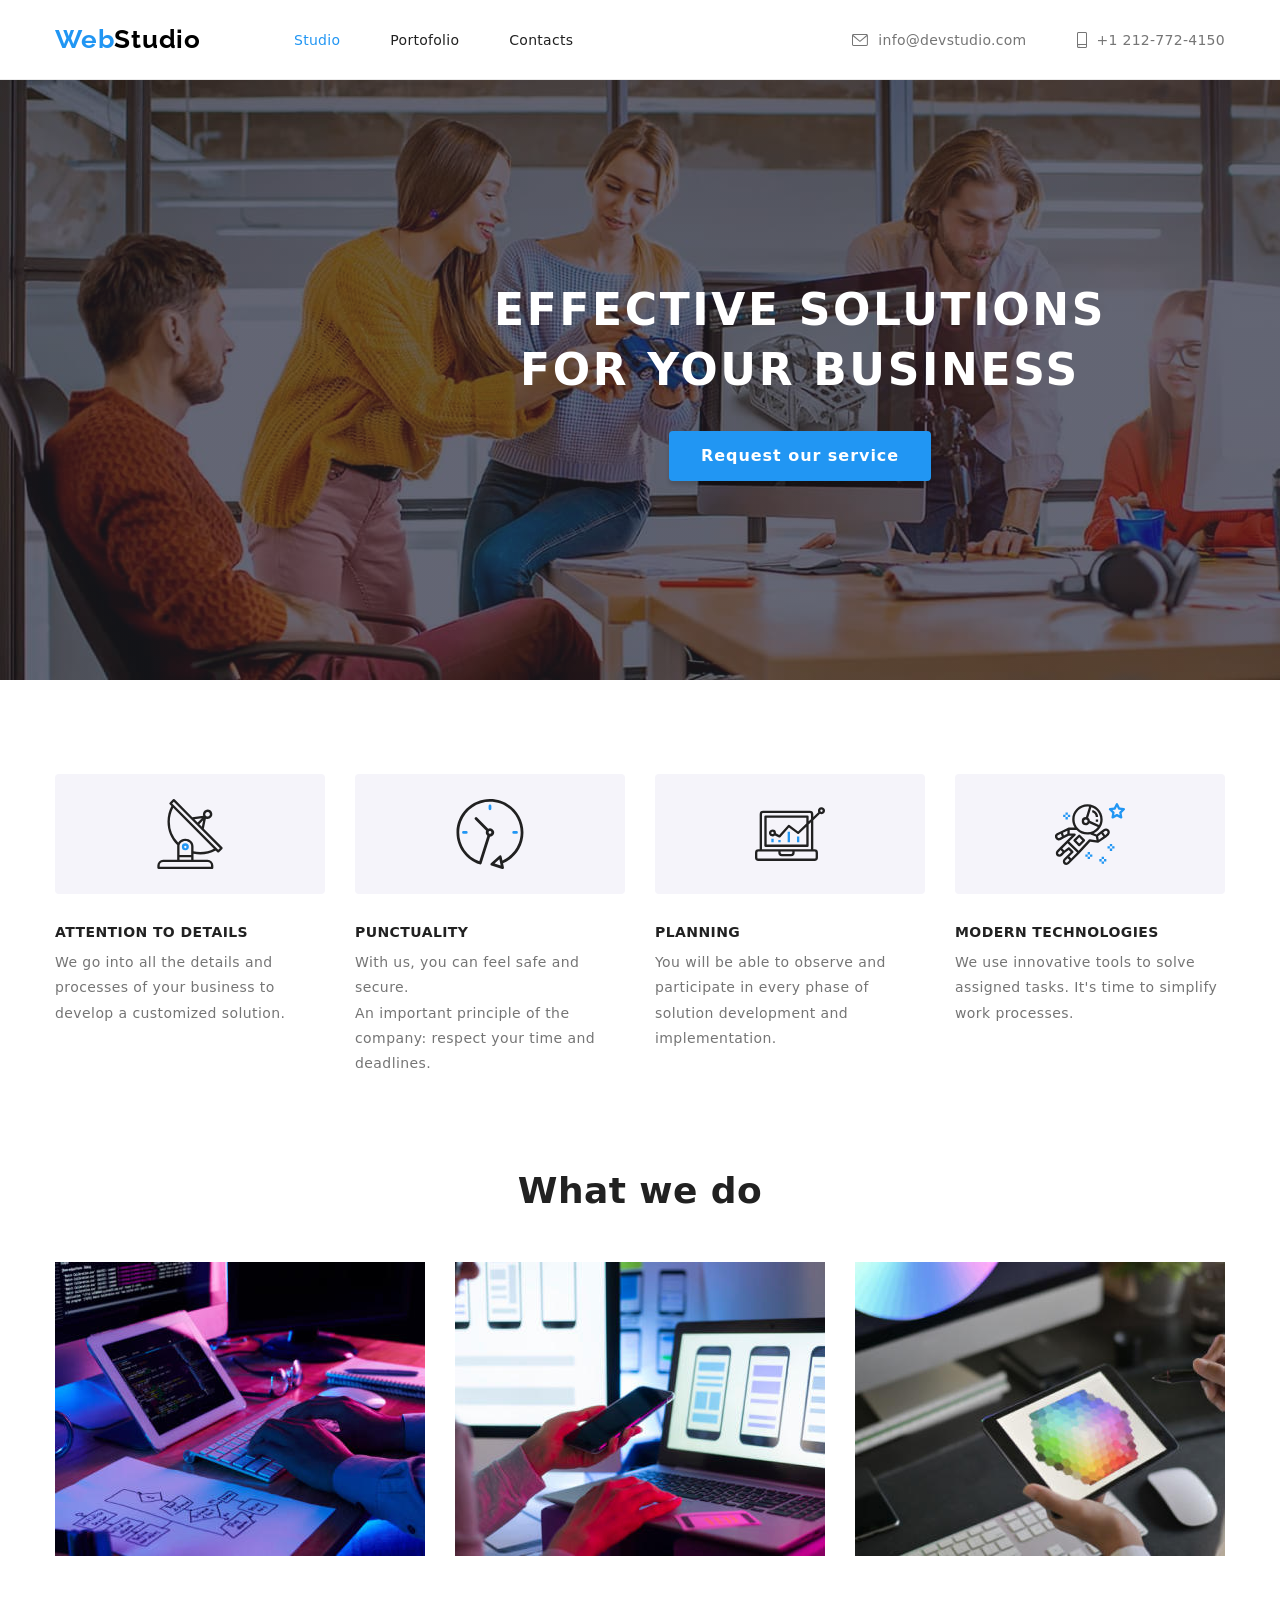
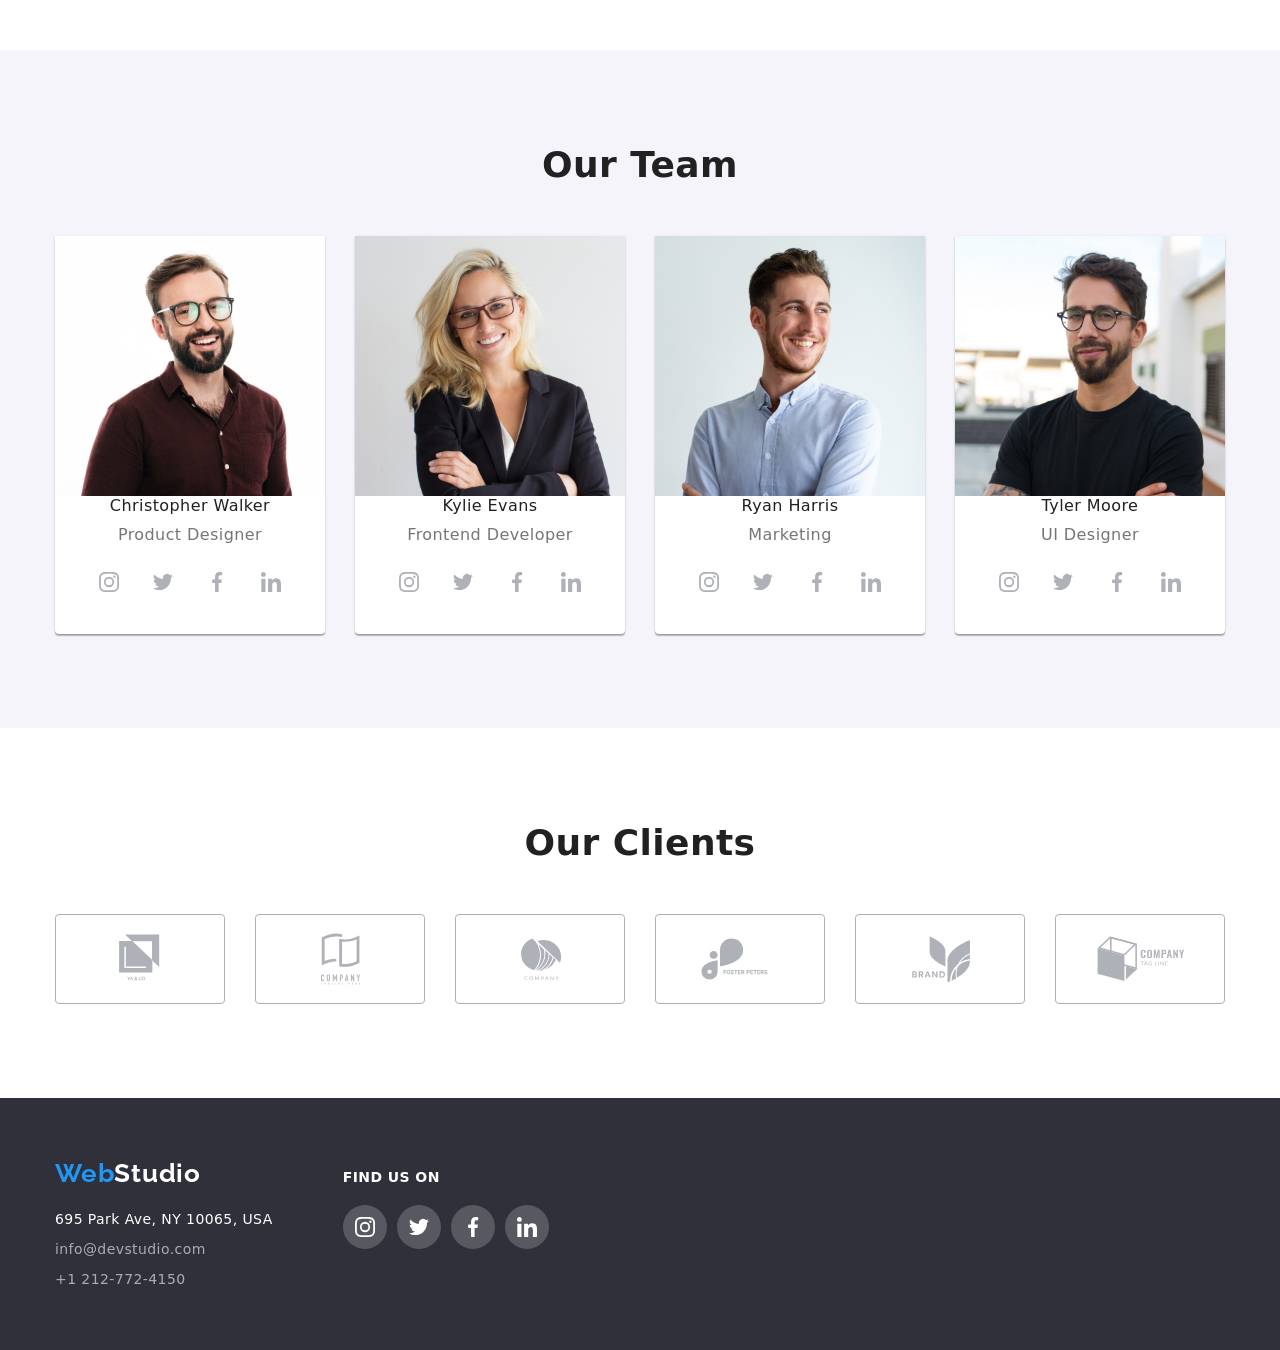
<file: index.html>
<!DOCTYPE html>
<html lang="en">
<head>
<meta charset="UTF-8" />
    <meta name="viewport" content="width=device-width, initial-scale=1.0">
    <title>WebStudio</title>
    <link rel="stylesheet" href="css/styles.css" />
    <link rel="preconnect" href="https://fonts.googleapis.com" />
    <link rel="preconnect" href="https://fonts.gstatic.com" crossorigin />
    <link
      href="https://fonts.googleapis.com/css2?family=Raleway:wght@700&family=Roboto:wght@400;500;700;900&display=swap"
      rel="stylesheet"
    />
    <link
      rel="stylesheet"
      href="https://cdnjs.cloudflare.com/ajax/libs/modern-normalize/1.0.0/modern-normalize.min.css"
    />
</head>
<body>

<!--header-->
  <header>
    <div class="container">
      <!--navigation-->
      <nav class="navigation">
        <a class="logo" href="index.html" lang="en">Web<span class="logo-studio-black">Studio</span></a>
        <ul class="navigation-list">
          <li>
            <a class="link current" href="./index.html">Studio</a>
          </li>
          <li>
            <a class="link" href="./portofolio.html">Portofolio</a>
          </li>
          <li>
            <a class="link" href="./contacts">Contacts</a>
          </li>
        </ul>
      </nav>
      <!--header contacts-->
      <ul class="header-contacts-list ">
        <li>
          <a class="contact" href="mailto:info@devstudio.com">
            <svg class="header-icon" width="16" height="12">
              <use href="./images/contacts-icon.svg#icon-mail"></use>
            </svg>
            info@devstudio.com
          </a>
        </li>
        <li>
          <a class="contact" href="tel:+12127724150">
            <svg class="header-icon" width="10" height="16">
              <use href="./images/contacts-icon.svg#icon-phone"></use>
            </svg>
            +1 212-772-4150
          </a>
        </li>
      </ul>
    </div>
  </header>

  <main>

<!--hero-->
    <section class="hero">
      <!--<div class="background-img">-->
        <div class="hero-container container">
          <h1 class="hero-title">EFFECTIVE SOLUTIONS FOR YOUR BUSINESS</h1>
          <button class="button-order" type="button">Request our service</button>
        <!--</div>-->
        </div>
    </section>

<!--features-->
    <section class="features section">
      <div class="features-container container">
        <h2 class="hidden-title">About us</h2>
        <ul class="features-list">
            <li>
                <div class="features-list-icon">
                  <svg class="icon" width="70" height="70">
                    <use href="./images/features.svg#antenna"></use>
                  </svg>
                </div>
                <h3 class="features-title">ATTENTION TO DETAILS</h3>
                <p class="features-text">We go into all the details and processes of your business to develop a customized solution.</p>
            </li>
            <li>
                <div class="features-list-icon">
                  <svg class="icon" width="70" height="70">
                    <use href="./images/features.svg#clock"></use>
                  </svg>
                </div>
                <h3 class="features-title">PUNCTUALITY</h3>
                <p class="features-text">With us, you can feel safe and secure. </br>An important principle of the company: respect your time and deadlines.</p>
            </li>
            <li>
                <div class="features-list-icon">
                  <svg class="icon" width="70" height="70">
                    <use href="./images/features.svg#diagram"></use>
                  </svg>
                </div>
                <h3 class="features-title">PLANNING</h3>
                <p class="features-text">You will be able to observe and participate in every phase of solution development and implementation.</p>
            </li>
            <li>
                <div class="features-list-icon">
                  <svg class="icon" width="70" height="70">
                    <use href="./images/features.svg#astronaut"></use>
                  </svg>
                </div>
                <h3 class="features-title">MODERN TECHNOLOGIES</h3>
                <p class="features-text">We use innovative tools to solve assigned tasks. It's time to simplify work processes.</p>
            </li>
        </ul>
      </div>
    </section>

<!--specialization-->
    <section class="specialization">
      <div class="specialization-container container">
        <h2 class="title">What we do</h2>
         <ul class="specialization-list">
          <li>
            <img src="./images/workdesk1.jpg" alt="office image" width="370" />
          </li>
          <li>
            <img src="./images/workdesk2.jpg" alt="office image" width="370" />
          </li>
          <li>
            <img src="./images/workdesk3.jpg" alt="office image" width="370" />
          </li>
        </ul>
      </div>
    </section>

<!--team-->
    <section class="team section">
      <div class="team-container container">
        <h2 class="title">Our Team</h2>
        <ul class="team-list">
           <li>
            <div class="content">
            <img src="./images/team/cwalker.jpg" alt="Christopher Walker" width="270" height="260">
            <h3 class="team-title">Christopher Walker</h3>
              <p class="team-text">Product Designer</p>
              <ul class="team-list-item-socialmedia">
                <li>
                  <a class="team-list-item-socialmedia-link" href="">
                    <svg class="icon-socialmedia" width="20" height="20">
                      <use href="./images/icons.svg#instagram"></use>
                    </svg>
                  </a>
                </li>
                <li>
                  <a class="team-list-item-socialmedia-link" href="">
                    <svg class="icon-socialmedia" width="20" height="20">
                      <use href="./images/icons.svg#twitter"></use>
                    </svg>
                  </a>
                </li>
                <li>
                  <a class="team-list-item-socialmedia-link" href="">
                    <svg class="icon-socialmedia" width="20" height="20">
                      <use href="./images/icons.svg#facebook"></use>
                    </svg>
                  </a>
                </li>
                <li>
                  <a class="team-list-item-socialmedia-link" href="">
                    <svg class="icon-socialmedia" width="20" height="20">
                      <use href="./images/icons.svg#linkedin"></use>
                    </svg>
                  </a>
                </li>
              </ul>
            </div>
          </li>
          <li>
            <div class="content">
            <img src="./images/team/kevans.jpg" alt="Kylie Evans" width="270" height="260">
            <h3 class="team-title">Kylie Evans</h3>
              <p class="team-text">Frontend Developer</p>
              <ul class="team-list-item-socialmedia">
                <li>
                  <a class="team-list-item-socialmedia-link" href="">
                    <svg class="icon-socialmedia" width="20" height="20">
                      <use href="./images/icons.svg#instagram"></use>
                    </svg>
                  </a>
                </li>
                <li>
                  <a class="team-list-item-socialmedia-link" href="">
                    <svg class="icon-socialmedia" width="20" height="20">
                      <use href="./images/icons.svg#twitter"></use>
                    </svg>
                  </a>
                </li>
                <li>
                  <a class="team-list-item-socialmedia-link" href="">
                    <svg class="icon-socialmedia" width="20" height="20">
                      <use href="./images/icons.svg#facebook"></use>
                    </svg>
                  </a>
                </li>
                <li>
                  <a class="team-list-item-socialmedia-link" href="">
                    <svg class="icon-socialmedia" width="20" height="20">
                      <use href="./images/icons.svg#linkedin"></use>
                    </svg>
                  </a>
                </li>
              </ul>
            </div>
          </li>
          <li>
            <div class="content">
            <img src="./images/team/rharris.jpg" alt="Ryan Harris" width="270" height="260">
            <h3 class="team-title">Ryan Harris</h3>
              <p class="team-text">Marketing</p>
              <ul class="team-list-item-socialmedia">
                <li>
                  <a class="team-list-item-socialmedia-link" href="">
                    <svg class="icon-socialmedia" width="20" height="20">
                      <use href="./images/icons.svg#instagram"></use>
                    </svg>
                  </a>
                </li>
                <li>
                  <a class="team-list-item-socialmedia-link" href="">
                    <svg class="icon-socialmedia" width="20" height="20">
                      <use href="./images/icons.svg#twitter"></use>
                    </svg>
                  </a>
                </li>
                <li>
                  <a class="team-list-item-socialmedia-link" href="">
                    <svg class="icon-socialmedia" width="20" height="20">
                      <use href="./images/icons.svg#facebook"></use>
                    </svg>
                  </a>
                </li>
                <li>
                  <a class="team-list-item-socialmedia-link" href="">
                    <svg class="icon-socialmedia" width="20" height="20">
                      <use href="./images/icons.svg#linkedin"></use>
                    </svg>
                  </a>
                </li>
              </ul>
            </div>
          </li>
          <li>
            <div class="content">
            <img src="./images/team/tmoore.jpg" alt="Tyler Moore" width="270" height="260">
            <h3 class="team-title">Tyler Moore</h3>
              <p class="team-text">UI Designer</p>
              <ul class="team-list-item-socialmedia">
                <li>
                  <a class="team-list-item-socialmedia-link" href="">
                    <svg class="icon-socialmedia" width="20" height="20">
                      <use href="./images/icons.svg#instagram"></use>
                    </svg>
                  </a>
                </li>
                <li>
                  <a class="team-list-item-socialmedia-link" href="">
                    <svg class="icon-socialmedia" width="20" height="20">
                      <use href="./images/icons.svg#twitter"></use>
                    </svg>
                  </a>
                </li>
                <li>
                  <a class="team-list-item-socialmedia-link" href="">
                    <svg class="icon-socialmedia" width="20" height="20">
                      <use href="./images/icons.svg#facebook"></use>
                    </svg>
                  </a>
                </li>
                <li>
                  <a class="team-list-item-socialmedia-link" href="">
                    <svg class="icon-socialmedia" width="20" height="20">
                      <use href="./images/icons.svg#linkedin"></use>
                    </svg>
                  </a>
                </li>
              </ul>
            </div>
          </li>
        </ul>
      </div>
    </section>
  </main>

<!--clients-->
    <section class="clients section">
      <div class="clients-container container">
        <h2 class="title">Our Clients</h2>
        <ul class="clients-list">
            <li>
              <a class="clients-list-item-link" href="">
                  <svg class="icon-client" Width="44.27" Height="49.23px">
                    <use href="./images/clients.svg#client-1"></use>
                  </svg>
              </a>
            </li>
            <li>
              <a class="clients-list-item-link" href="">
                  <svg class="icon-client" width="40" height="52">
                    <use href="./images/clients.svg#client-2"></use>
                  </svg>
              </a>
            </li>
            <li>
              <a class="clients-list-item-link" href="">
                  <svg class="icon-client" width="79.66" height="42.02">
                    <use href="./images/clients.svg#client-3"></use>
                  </svg>
              </a>
            </li>
            <li>
              <a class="clients-list-item-link" href="">
                  <svg class="icon-client" width="59" height="47">
                    <use href="./images/clients.svg#client-4"></use>
                  </svg>
              </a>
            </li>
            <li>
              <a class="clients-list-item-link" href="">
                  <svg class="icon-client" width="88.48" height="45.44">
                    <use href="./images/clients.svg#client-5"></use>
                  </svg>
              </a>
            </li>
            <li>
              <a class="clients-list-item-link" href="">
                  <svg class="icon-client" width="41" height="42.6">
                    <use href="./images/clients.svg#client-6"></use>
                  </svg>
              </a>
            </li>
        </ul>
      </div>
    </section>

  
<!--footer-->
  <footer class="footer">
    <div class="container">
      <div class="contacts-info">
      <a class="logo" href="index.html" lang="en">Web<span class="logo-studio-white">Studio</span></a>
      <ul class="contacts-list"  id="contacts">
        <li>
          <address>695 Park Ave, NY 10065, USA</address>
        </li>
        <li>
          <a class="contact" href="mailto:info@devstudio.com">info@devstudio.com</a>
        </li>
        <li>
          <a class="contact" href="tel:+12127724150">+1 212-772-4150</a>
        </li>
      </ul>
      </div>
      <div class="contacts-socialmedia">
        <p>FIND US ON</p>
        <ul class="contacts-socialmedia-list">
          <li>
            <a class="socialmedia-link" href="">
              <svg class="icon-socialmedia" width="20" height="20">
                <use href="./images/icons.svg#instagram"></use>
              </svg>
            </a>
          </li>
          <li>
            <a class="socialmedia-link" href="">
              <svg class="icon-socialmedia" width="20" height="20">
                <use href="./images/icons.svg#twitter"></use>
              </svg>
            </a>
          </li>
          <li>
            <a class="socialmedia-link" href="">
              <svg class="icon-socialmedia" width="20" height="20">
                <use href="./images/icons.svg#facebook"></use>
              </svg>
            </a>
          </li>
          <li>
            <a class="socialmedia-link" href="">
              <svg class="icon-socialmedia" width="20" height="20">
                <use href="./images/icons.svg#linkedin"></use>
              </svg>
            </a>
          </li>
        </ul>
      </div>
    </div>
  </footer>
</body>
</html>
</file>
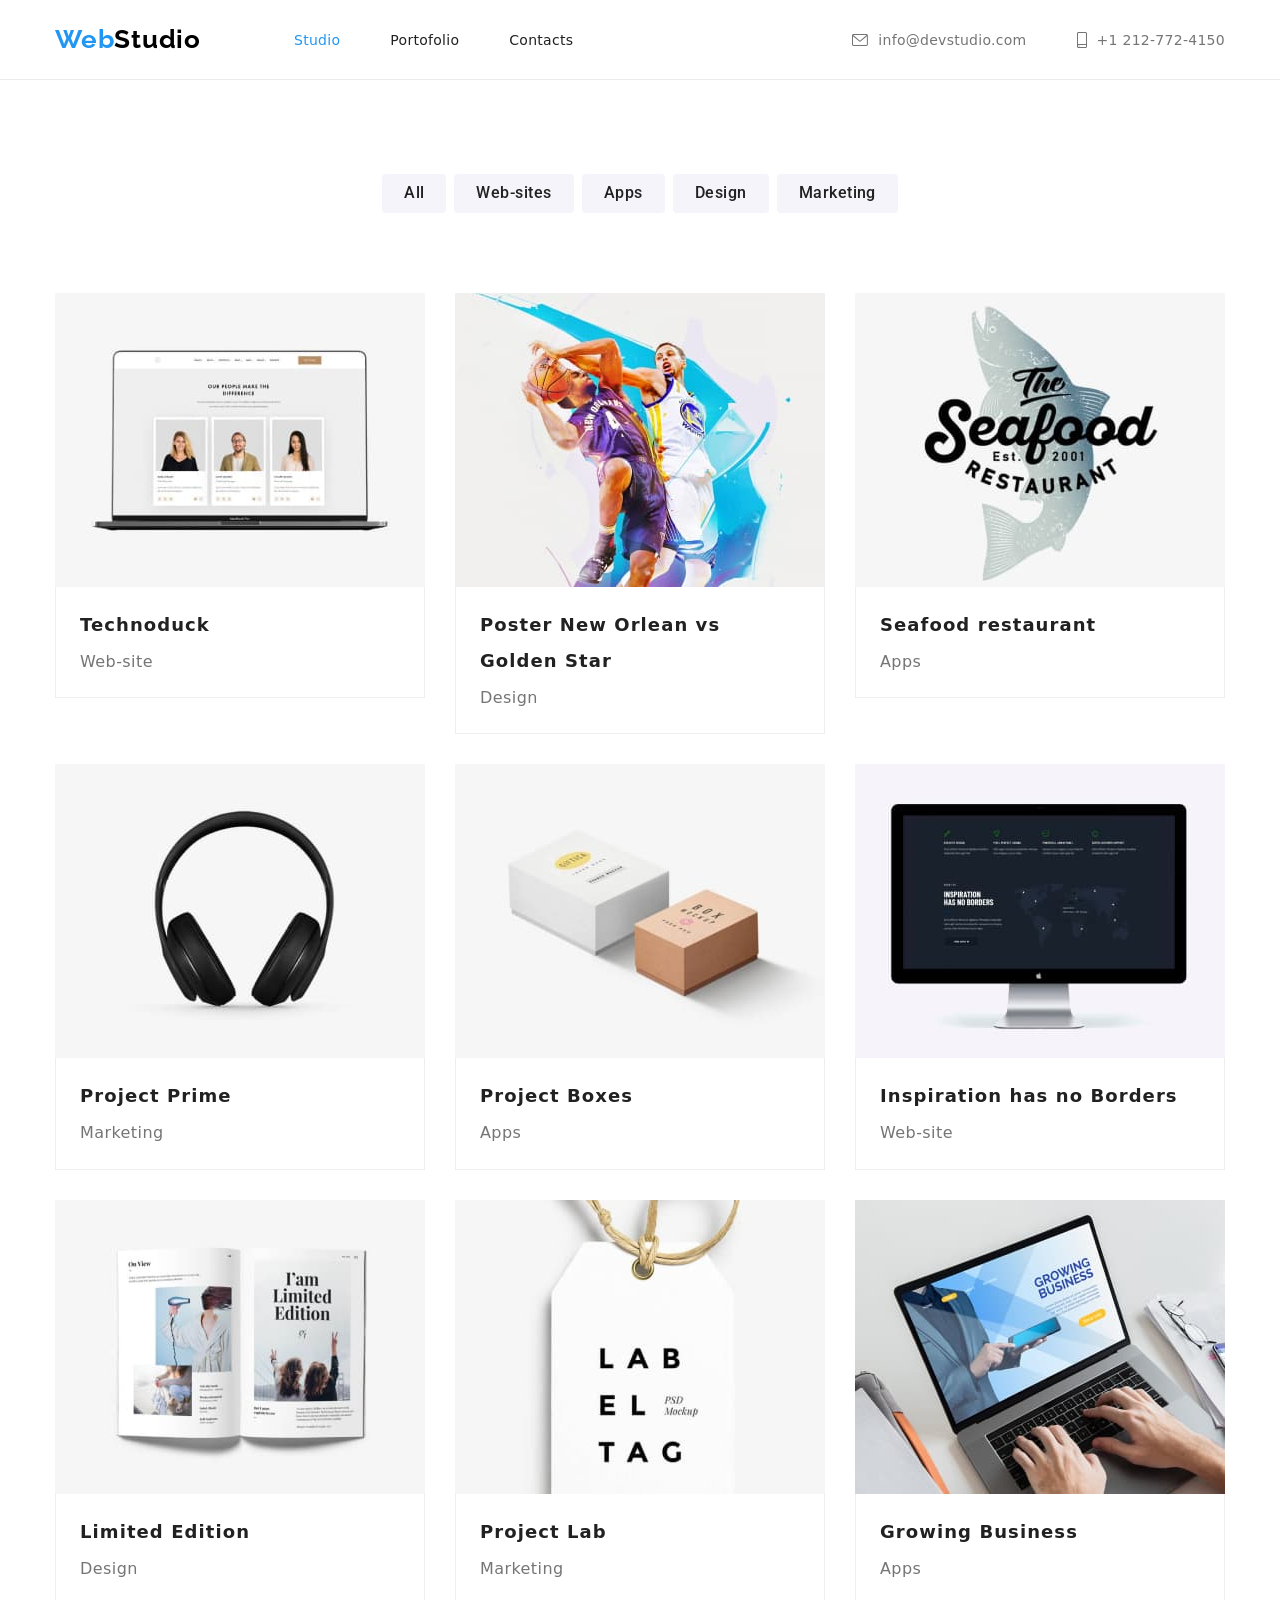
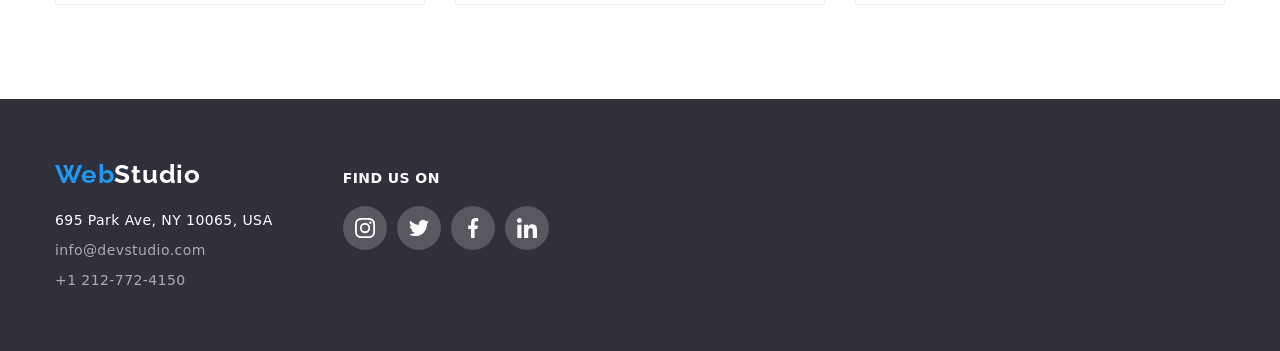
<file: portofolio.html>
<!DOCTYPE html>
<html lang="en">
  <head>
    <meta charset="UTF-8" />
    <meta name="viewport" content="width=device-width, initial-scale=1.0">
    <title>WebStudio</title>
    <link rel="stylesheet" href="css/styles.css" />
    <link rel="preconnect" href="https://fonts.googleapis.com" />
    <link rel="preconnect" href="https://fonts.gstatic.com" crossorigin />
    <link
      href="https://fonts.googleapis.com/css2?family=Raleway:wght@700&family=Roboto:wght@400;500;700;900&display=swap"
      rel="stylesheet"
    />
    <link
      rel="stylesheet"
      href="https://cdnjs.cloudflare.com/ajax/libs/modern-normalize/1.0.0/modern-normalize.min.css"
    />
  </head>
  <body>
<!--Header-->
  <header>
    <div class="container">
      <!--navigation-->
      <nav class="navigation">
        <a class="logo" href="index.html" lang="en">Web<span class="logo-studio-black">Studio</span></a>
        <ul class="navigation-list">
          <li>
            <a class="link current" href="./index.html">Studio</a>
          </li>
          <li>
            <a class="link" href="./portofolio.html">Portofolio</a>
          </li>
          <li>
            <a class="link" href="./contacts">Contacts</a>
          </li>
        </ul>
      </nav>
      <!--header contacts-->
      <ul class="header-contacts-list ">
        <li>
          <a class="contact" href="mailto:info@devstudio.com">
            <svg class="header-icon" width="16" height="12">
              <use href="./images/contacts-icon.svg#icon-mail"></use>
            </svg>
            info@devstudio.com
          </a>
        </li>
        <li>
          <a class="contact" href="tel:+12127724150">
            <svg class="header-icon" width="10" height="16">
              <use href="./images/contacts-icon.svg#icon-phone"></use>
            </svg>
            +1 212-772-4150
          </a>
        </li>
      </ul>
    </div>
  </header>

    <main>
<section class="exemples section">
  <div class="exemples-container container">
    <h1 class="hidden-title">Our job</h1>
    <ul class="filter-buttons">
          <li><button>All</button></li>
          <li><button>Web-sites</button></li>
          <li><button>Apps</button></li>
          <li><button>Design</button></li>
          <li><button>Marketing</button></li>
        </ul>

        <h2 class="hidden-title">Our Work</h2>

        <ul class="example-gallery">
          <li>
            <a class="link" href="#">
              <img
                src="./images/pportofolio/technoduck.jpg"
                width="370"
                height="294"
                alt="Image sample"/>
              <div class="example-content">
              <h3>Technoduck</h3>
              <p class="example-text">Web-site</p>
              </div>
            </a>
          </li>
          <li>
            <a class="link" href="#">
              <img
                src="./images/pportofolio/allstars.jpg"
                width="370"
                height="294"
                alt="Image sample"
              /><div class="example-content">
              <h3>Poster New Orlean vs Golden Star</h3>
              <p class="example-text">Design</p>
              </div>
            </a>
          </li>
          <li>
            <a class="link" href="#">
              <img
                src="./images/pportofolio/restaurants.jpg"
                width="370"
                height="294"
                alt="Image sample"/>
              <div class="example-content">
              <h3>Seafood restaurant</h3>
              <p class="example-text">Apps</p>
              </div>
            </a>
          </li>
          <li>
            <a class="link" href="#">
              <img
                src="./images/pportofolio/headphones.jpg"
                width="370"
                height="294"
                alt="Image sample"
              /><div class="example-content">
              <h3>Project Prime</h3>
              <p class="example-text">Marketing</p>
              </div>
            </a>
          </li>
          <li>
            <a class="link" href="#">
              <img
                src="./images/pportofolio/boxes.jpg"
                width="370"
                height="294"
                alt="Image sample"
              /><div class="example-content">
              <h3>Project Boxes</h3>
              <p class="example-text">Apps</p>
              </div>
            </a>
          </li>
          <li>
            <a class="link" href="#">
              <img
                src="./images/pportofolio/inspiration.jpg"
                width="370"
                height="294"
                alt="Image sample"/>
              <div class="example-content">
              <h3>Inspiration has no Borders</h3>
              <p class="example-text">Web-site</p>
              </div>
            </a>
          </li>
          <li>
            <a class="link" href="#">
              <img
                src="./images/pportofolio/ledition.jpg"
                width="370"
                height="294"
                alt="Image sample"
              /><div class="example-content">
              <h3>Limited Edition</h3>
              <p class="example-text">Design</p>
              </div>
            </a>
          </li>
          <li>
            <a class="link" href="#">
              <img
                src="./images/pportofolio/projectlab.jpg"
                width="370"
                height="294"
                alt="Image sample"/>
              <div class="example-content">
              <h3>Project Lab</h3>
              <p class="example-text">Marketing</p>
              </div>
            </a>
          </li>
          <li>
            <a class="link" href="#">
              <img
                src="./images/pportofolio/bigbusiness.jpg"
                width="370"
                height="294"
                alt="Image sample"/> 
              <div class="example-content">
              <h3>Growing Business</h3>
              <p class="example-text">Apps</p>
              </div>
            </a>
          </li>
        </ul>
      </section>
    </main>
<!--footer-->
  <footer class="footer">
    <div class="container">
      <div class="contacts-info">
      <a class="logo" href="index.html" lang="en">Web<span class="logo-studio-white">Studio</span></a>
      <ul class="contacts-list"  id="contacts">
        <li>
          <address>695 Park Ave, NY 10065, USA</address>
        </li>
        <li>
          <a class="contact" href="mailto:info@devstudio.com">info@devstudio.com</a>
        </li>
        <li>
          <a class="contact" href="tel:+12127724150">+1 212-772-4150</a>
        </li>
      </ul>
      </div>
      <div class="contacts-socialmedia">
        <p>FIND US ON</p>
        <ul class="contacts-socialmedia-list">
          <li>
            <a class="socialmedia-link" href="">
              <svg class="icon-socialmedia" width="20" height="20">
                <use href="./images/icons.svg#instagram"></use>
              </svg>
            </a>
          </li>
          <li>
            <a class="socialmedia-link" href="">
              <svg class="icon-socialmedia" width="20" height="20">
                <use href="./images/icons.svg#twitter"></use>
              </svg>
            </a>
          </li>
          <li>
            <a class="socialmedia-link" href="">
              <svg class="icon-socialmedia" width="20" height="20">
                <use href="./images/icons.svg#facebook"></use>
              </svg>
            </a>
          </li>
          <li>
            <a class="socialmedia-link" href="">
              <svg class="icon-socialmedia" width="20" height="20">
                <use href="./images/icons.svg#linkedin"></use>
              </svg>
            </a>
          </li>
        </ul>
      </div>
    </div>
  </footer>
  </body>
</html>
</file>
<file: css/styles.css>
/** {
  outline: 1pt solid rgba(128, 128, 0, 0.2);
}*/

:root {
  --logo-font: "Raleway", sans-serif;
  --main-font: "Roboto", sans-serif;
  --brand-color: #2196f3;
  --main-color: #212121; /* txt, hdr, btn */
  --main-gray-color: #757575; /* p */
  --background-dark-color: #2f303a; /*hero, footer*/
  --background-gray-color: #f5f4fa; /* team bg, button bg */
  --white-color: #ffffff; /* main bg, active txt, logo ftr */
  --black-color: #000000; /* logo hdr*/
  --card-border-color: #eeeeee;
  --icon-color: #afb1b8;
  --footer-contacts-color: rgba(255, 255, 255, 0.6);
  --footer-icons-socialmedia-color: rgba(255, 255, 255, 0.1);
  --header-border-color: #ececec;
  --hero-gradient: linear-gradient(
    to bottom,
    rgba(47, 48, 58, 0.4),
    rgba(47, 48, 58, 0.4)
  );
  --btn-shadow: 0px 3px 1px rgba(0, 0, 0, 0.1), 0px 1px 2px rgba(0, 0, 0, 0.08),
    0px 2px 2px rgba(0, 0, 0, 0.12);
  --box-shadow: 0px 1px 3px rgba(0, 0, 0, 0.12), 0px 1px 1px rgba(0, 0, 0, 0.14),
    0px 2px 1px rgba(0, 0, 0, 0.2);
  --hero-btn-shadow: 0px 4px 4px rgba(0, 0, 0, 0.15);
  --portfolio-example-shadow: 0px 1px 1px rgba(0, 0, 0, 0.12),
    0px 4px 4px rgba(0, 0, 0, 0.06), 1px 4px 6px rgba(0, 0, 0, 0.16);
  --big-padding: 94px;
  --list-gap: 30px;
}

/*
body for everybody ======================================================
*/

body {
  font-family: var(--main-font);
  font-style: normal;
  font-size: 14px;
  line-height: 1.5;
  letter-spacing: 0.03em;
  background-color: var(--white-color);
  color: var(--main-color);
}

h1,
h2,
h3,
h4,
h5,
h6,
p,
ul {
  display: flex;
  padding: 0;
  margin: 0;
}

img {
  display: block;
  width: 100%;
}

li {
  list-style: none;
}

/*container*/

.container {
  display: flex;
  flex-wrap: wrap;
  width: 1200px;
  padding-left: 15px;
  padding-right: 15px;
  margin: 0px auto;
}

/*logo*/

.logo {
  font-family: var(--logo-font);
  font-weight: 700;
  font-size: 26px;
  line-height: 1.2;
  letter-spacing: 0.03em;
  font-style: normal;
  text-decoration: none;
  color: var(--brand-color);
}

.logo-studio-white {
  color: var(--white-color);
}
.logo-studio-black {
  color: var(--black-color);
}

.section {
  padding-top: var(--big-padding);
  padding-bottom: var(--big-padding);
}

/*h2 title*/

.title {
  justify-content: center;
  margin-left: auto;
  margin-right: auto;
  margin-bottom: 50px;
  font-weight: 700;
  font-size: 36px;
  line-height: 1.16;
}

/*hidden title*/

.hidden-title {
  position: absolute;
  width: 1px;
  height: 1px;
  margin: -1px;
  border: 0;
  padding: 0;
  white-space: nowrap;
  clip-path: inset(100%);
  clip: rect(0 0 0 0);
  overflow: hidden;
}

/*
header ==================================================================
*/

header {
  border-bottom: 1px solid var(--header-border-color);
}

header .container {
  align-items: center;
  justify-content: space-between;
}

.navigation,
.header-contacts-list {
  display: flex;
  align-items: center;
}

.navigation-list,
.header-contacts-list {
  font-weight: 500;
  font-size: 14px;
  line-height: 1.15;
  letter-spacing: 0.02em;
  font-style: normal;
}

.navigation-list > li:not(:last-child),
.header-contacts-list > li:not(:last-child) {
  margin-right: 50px;
}

.navigation-list {
  margin-left: 93px;
}

.navigation-list > li,
.header-contacts-list > li {
  margin-top: -32px;
  margin-bottom: -32px;
}

.navigation-list .link {
  display: block;
  padding-top: 32px;
  padding-bottom: 32px;
  text-decoration: none;
  color: var(--main-color);
}

.header-contacts-list .contact {
  display: flex;
  align-items: center;
  padding-top: 32px;
  padding-bottom: 32px;
  text-decoration: none;
  color: var(--main-gray-color);
}

header .logo {
  padding-top: 24px;
  padding-bottom: 24px;
}

.navigation .current,
.navigation-list .link:focus,
.navigation-list .link:hover,
.header-contacts-list .contact:hover,
.header-contacts-list .contact:focus {
  color: var(--brand-color);
}

.header-icon {
  margin: 0 10px 0 0;
  fill: currentColor;
}

/***index main ***/

/*hero*/

.hero {
  width: 1600px;
  height: 600px;
  padding: 200px 0;
  text-align: center;
  margin-left: auto;
  margin-right: auto;
  background-color: var(--background-dark-color);
  background-image: var(--hero-gradient), url(../images/hero/hero.jpg);
  background-repeat: no-repeat;
  background-position: center;
  background-size: cover;
}

.hero .container {
  flex-direction: column;
}

.hero-title {
  width: 696px;
  justify-content: center;
  margin: auto;
  margin-bottom: 30px;
  font-weight: 900;
  font-size: 44px;
  line-height: 1.37;
  letter-spacing: 0.06em;
  text-transform: uppercase;
  color: var(--white-color);
}

.button-order {
  padding: 10px 32px;
  margin: auto;
  font-style: normal;
  font-weight: 700;
  font-size: 16px;
  line-height: 1.88;
  letter-spacing: 0.06em;
  border-style: hidden;
  border-radius: 4px;
  color: var(--white-color);
  background-color: var(--brand-color);
  box-shadow: var(--hero-btn-shadow);
  cursor: pointer;
}

/*features*/

.features-list {
  margin-left: calc(-1 * var(--list-gap));
}

.features-list > li {
  width: 270px;
  margin-left: var(--list-gap);
  flex-basis: calc(100% / 4);
}

.features-list-icon {
  display: flex;
  height: 120px;
  align-items: center;
  justify-content: center;
  background-color: var(--background-gray-color);
  border-radius: 4px;
  margin-bottom: 30px;
}

.features-title {
  margin-bottom: 10px;
  font-weight: 700;
  font-size: 14px;
  line-height: 1.15;
  letter-spacing: 0.03em;
  text-transform: uppercase;
}

.features-text {
  width: 270px;
  font-style: normal;
  font-weight: 400;
  font-size: 14px;
  line-height: 1.8;
  letter-spacing: 0.03em;
  color: var(--main-gray-color);
}

/*specialization*/

.specialization {
  padding-bottom: var(--big-padding);
}

.specialization-list {
  margin-left: calc(-1 * var(--list-gap));
}
.specialization-list > li {
  margin-left: var(--list-gap);
  flex-basis: calc(100% / 3);
}

/*team*/

.team {
  background-color: var(--background-gray-color);
}

.team-list {
  margin-left: calc(-1 * var(--list-gap));
}

.team-list > li {
  width: auto;
  margin-left: var(--list-gap);
  flex-basis: calc(100% / 4);
  border-radius: 0px 0px 4px 4px;
  box-shadow: var(--box-shadow);
  background: var(--white-color);
}

.team-list .content {
  padding-top: auto;
  padding-bottom: 30px;
}

.team-title {
  justify-content: center;
  font-weight: 500;
  font-size: 16px;
  line-height: 1.19;
  margin-bottom: 10px;
}
.team-text {
  font-weight: 400;
  font-size: 16px;
  line-height: 1.19;
  justify-content: center;
  color: var(--main-gray-color);
  margin-bottom: 16px;
}

.team-list-item-socialmedia {
  justify-content: center;
}
.team-list-item-socialmedia > li:not(:last-child) {
  margin-right: 10px;
}

.team-list-item-socialmedia-link {
  display: flex;
}

.team-list-item-socialmedia-link,
.content .icon-socialmedia {
  display: block;
  width: 44px;
  height: 44px;
  border-radius: 50%;
  background-color: var(--white-color);
  fill: var(--icon-color);
  justify-content: center;
  align-items: center;
}

.team-list-item-socialmedia-link:focus .icon-socialmedia,
.team-list-item-socialmedia-link:hover .icon-socialmedia {
  background-color: var(--brand-color);
  fill: var(--white-color);
}

/*clients*/
.clients-list {
  margin-left: calc(-1 * var(--list-gap));
}

.clients-list > li {
  margin-left: var(--list-gap);
  flex-basis: calc(100% / 6);
}

.clients-list-item-link {
  display: flex;
  width: 170px;
  height: 90px;
  border: 1px solid var(--icon-color);
  border-radius: 4px;
}

.icon-client {
  color: var(--icon-color);
  width: 100%;
  height: 100%;
  fill: currentColor;
}

.clients-list-item-link:hover,
.clients-list-item-link:focus,
.clients-list-item-link:hover .icon-client,
.clients-list-item-link:focus .icon-client {
  border-color: var(--brand-color);
  fill: var(--brand-color);
  outline-color: var(--brand-color);
}

/*portfolio main*/

/*buttons*/
.examples-container,
.filter-buttons {
  margin-bottom: 50px;
  margin-left: auto;
  margin-right: auto;
}

.filter-buttons > li:not(:last-child) {
  margin-right: 8px;
}

.filter-buttons button {
  display: inline-flex;
  justify-content: center;
  font-family: var(--main-font);
  font-weight: 500;
  font-size: 16px;
  line-height: 1.67;
  letter-spacing: 0.03em;
  font-style: normal;
  border-style: hidden;
  border-radius: 4px;
  padding: 6px 22px;
  color: var(--main-color);
  background-color: var(--background-gray-color);
  cursor: pointer;
  margin-bottom: 30px;
}

.filter-buttons button:hover,
.filter-buttons button:focus,
.filter-buttons button:active {
  color: var(--white-color);
  background-color: var(--brand-color);
  box-shadow: var(--btn-shadow);
}

/*example-gallery*/
.example-gallery {
  flex-wrap: wrap;
  margin-top: calc(-1 * var(--list-gap));
  margin-left: calc(-1 * var(--list-gap));
}

.example-gallery > li {
  flex-basis: calc(100% / 3);
  margin-left: var(--list-gap);
  margin-top: var(--list-gap);
  max-width: 370px;
  background: var(--white-color);
}

.example-gallery .link {
  display: inline-block;
  padding: 0px;
  margin: 0px;
  text-decoration: none;
  color: var(--main-color);
  max-width: 370px;
}

.example-gallery .link:hover,
.example-gallery .link:focus {
  box-shadow: var(--portfolio-example-shadow);
}

/*content*/
.example-content {
  padding: 20px 24px;
  border: 1px solid var(--card-border-color);
  border-top: 0;
}

.example-gallery h3 {
  display: block;
  margin-bottom: 4px;
  font-weight: 700;
  font-size: 18px;
  line-height: 2;
  letter-spacing: 0.06em;
}

.example-gallery p {
  font-weight: 400;
  font-size: 16px;
  line-height: 1.9;
  display: block;
  color: var(--main-gray-color);
}

/**************footer**************/

.footer {
  font-weight: 400;
  font-size: 14px;
  line-height: 1.5;
  color: var(--white-color);
  background-color: var(--background-dark-color);
  padding-top: 60px;
  padding-bottom: 60px;
}

.footer .container {
  align-items: baseline;
}

/*contacts-info*/
.footer .contacts-info {
  margin-right: 70px;
}

.contacts-list {
  display: block;
  margin-top: 20px;
}

.contacts-list > li:not(:last-child) {
  margin-bottom: 9px;
}

.contacts-list .contact,
.contacts-list address {
  font-style: normal;
  text-decoration: none;
}
.contacts-list .contact {
  color: var(--footer-contacts-color);
}
.contacts-list .contact:hover,
.contacts-list .contact:focus {
  color: var(--brand-color);
}

/*contacts-socialmedia*/
.contacts-socialmedia > p {
  margin-bottom: 20px;
  font-weight: 700;
  font-size: 14px;
  line-height: 1.15;
  letter-spacing: 0.03em;
  text-transform: uppercase;
  color: var(--white-color);
}

.socialmedia-link,
.socialmedia-link .icon-socialmedia {
  display: block;
  width: 44px;
  height: 44px;
  border-radius: 50%;
  fill: var(--white-color);
  justify-content: center;
  align-items: center;
  background-color: var(--footer-icons-socialmedia-color);
}

.contacts-socialmedia-list > li:not(:last-child) {
  margin-right: 10px;
}

.socialmedia-link:hover .icon-socialmedia,
.socialmedia-link:focus .icon-socialmedia {
  background-color: var(--brand-color);
  fill: var(--white-color);
}
</file>
